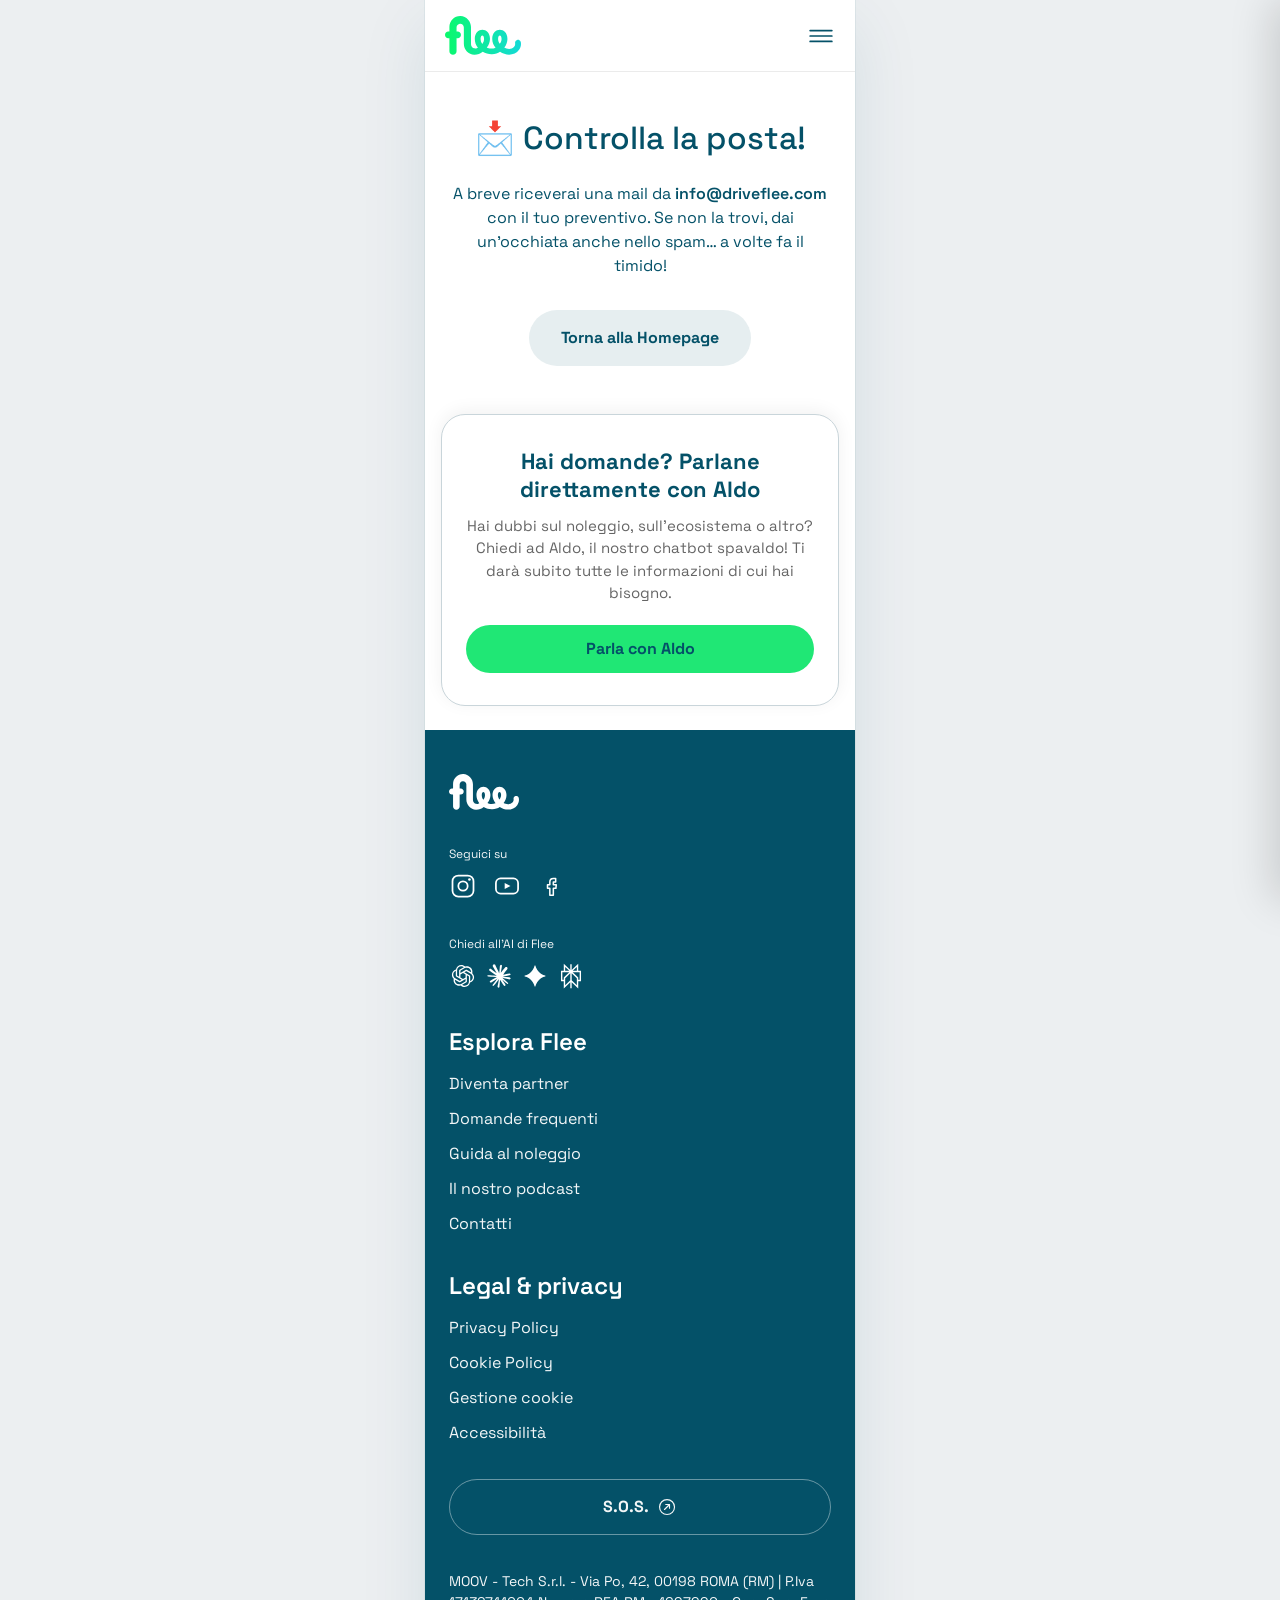
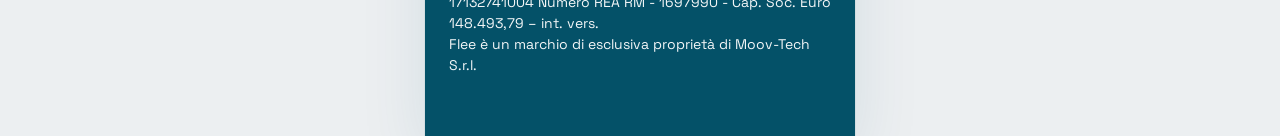
<file: m-grazie.html>
<!DOCTYPE html>
<html lang="it">
<head>
<script>
(function (m, a, z, e) {
  var s, t, u, v;
  try {
    t = m.sessionStorage.getItem('maze-us');
  } catch (err) {}

  if (!t) {
    t = new Date().getTime();
    try {
      m.sessionStorage.setItem('maze-us', t);
    } catch (err) {}
  }

  u = document.currentScript || (function () {
    var w = document.getElementsByTagName('script');
    return w[w.length - 1];
  })();
  v = u && u.nonce;

  s = a.createElement('script');
  s.src = z + '?apiKey=' + e;
  s.async = true;
  if (v) s.setAttribute('nonce', v);
  a.getElementsByTagName('head')[0].appendChild(s);
  m.mazeUniversalSnippetApiKey = e;
})(window, document, 'https://snippet.maze.co/maze-universal-loader.js', '517febf3-331d-4fb5-88a1-cc1fe9c9c2b4');
</script>
<meta charset="UTF-8">
<meta name="viewport" content="width=device-width, initial-scale=1.0, viewport-fit=cover">
<title>Grazie! Richiesta inviata · Flee mobile</title>
<link rel="preconnect" href="https://fonts.googleapis.com">
<link rel="preconnect" href="https://fonts.gstatic.com" crossorigin>
<link href="https://fonts.googleapis.com/css2?family=Space+Grotesk:wght@400;500;600;700&display=swap" rel="stylesheet">
<link rel="stylesheet" href="flee-library/site.css">
<link rel="stylesheet" href="m-app.css">
<style>
  .ty-main { padding: 48px 24px 8px; text-align: center; display: flex; flex-direction: column; align-items: center; }
  .ty-main h1 { font-size: 32px; font-weight: 500; color: var(--ottanio-flee); line-height: 1.2; }
  .ty-main p { font-size: 16px; line-height: 1.5; color: var(--ottanio-flee); margin-top: 24px; }
  .ty-main p b { font-weight: 600; }
  .ty-home { margin-top: 32px; height: 56px; padding: 0 32px; border-radius: 48px; background: var(--secondary-200);
    display: inline-flex; align-items: center; justify-content: center; font-size: 16px; font-weight: 700; color: var(--ottanio-flee); }

  .ty-aldo { margin: 40px 16px 0; background: #fff; border: 1px solid var(--card-border); border-radius: 24px;
    padding: 32px 24px; text-align: center; box-shadow: 0 -3px 18px rgba(0,0,0,.06); }
  .ty-aldo h2 { font-size: 22px; font-weight: 700; color: var(--ottanio-flee); }
  .ty-aldo p { font-size: 15px; line-height: 1.5; color: rgba(35,35,35,.7); margin-top: 12px; }
  .ty-aldo .btn { margin-top: 20px; width: 100%; }
</style>
</head>
<body>
  <div class="app">
    <div id="flee-header"></div>
    <main>
      <section class="ty-main">
        <h1>📩 Controlla la posta!</h1>
        <p>A breve riceverai una mail da <b>info@driveflee.com</b> con il tuo preventivo. Se non la trovi, dai un'occhiata anche nello spam… a volte fa il timido!</p>
        <a class="ty-home" href="m-catalogo.html">Torna alla Homepage</a>
      </section>

      <section class="ty-aldo">
        <h2>Hai domande? Parlane direttamente con Aldo</h2>
        <p>Hai dubbi sul noleggio, sull'ecosistema o altro? Chiedi ad Aldo, il nostro chatbot spavaldo! Ti darà subito tutte le informazioni di cui hai bisogno.</p>
        <button class="btn btn-primary">Parla con Aldo</button>
      </section>
    </main>
    <div id="flee-footer"></div>
  </div>

  <script src="flee-library/data/cars.js"></script>
  <script src="m-app.js"></script>
</body>
</html>
</file>
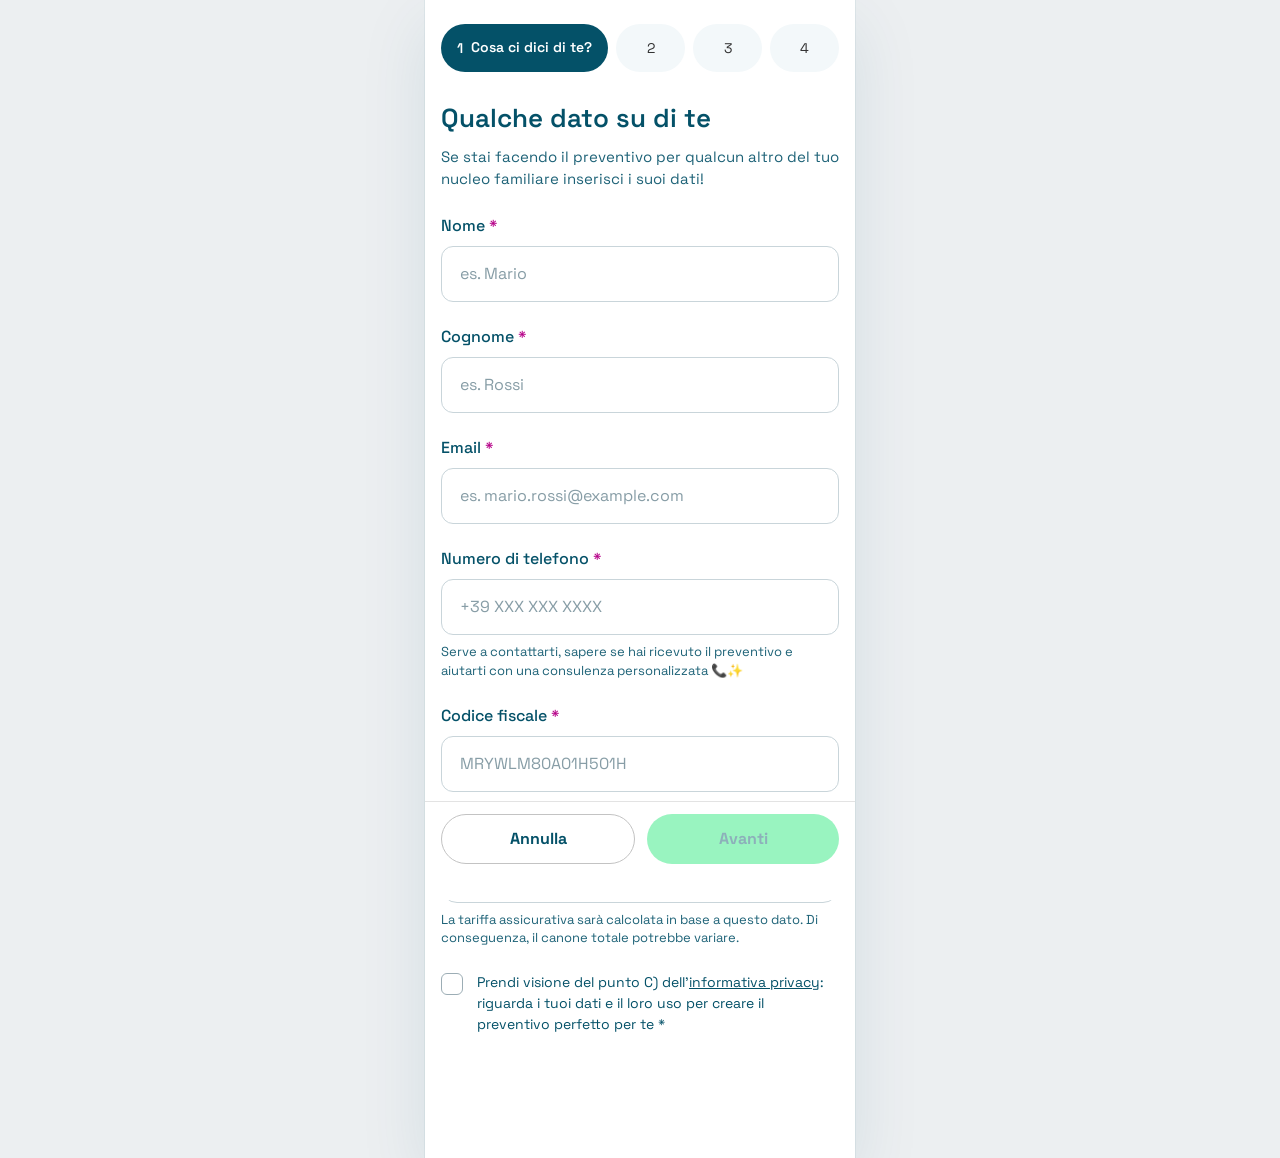
<file: m-preventivo.html>
<!DOCTYPE html>
<html lang="it">
<head>
<script>
(function (m, a, z, e) {
  var s, t, u, v;
  try {
    t = m.sessionStorage.getItem('maze-us');
  } catch (err) {}

  if (!t) {
    t = new Date().getTime();
    try {
      m.sessionStorage.setItem('maze-us', t);
    } catch (err) {}
  }

  u = document.currentScript || (function () {
    var w = document.getElementsByTagName('script');
    return w[w.length - 1];
  })();
  v = u && u.nonce;

  s = a.createElement('script');
  s.src = z + '?apiKey=' + e;
  s.async = true;
  if (v) s.setAttribute('nonce', v);
  a.getElementsByTagName('head')[0].appendChild(s);
  m.mazeUniversalSnippetApiKey = e;
})(window, document, 'https://snippet.maze.co/maze-universal-loader.js', '517febf3-331d-4fb5-88a1-cc1fe9c9c2b4');
</script>
<meta charset="UTF-8">
<meta name="viewport" content="width=device-width, initial-scale=1.0, viewport-fit=cover">
<title>Richiedi preventivo · Flee mobile</title>
<link rel="preconnect" href="https://fonts.googleapis.com">
<link rel="preconnect" href="https://fonts.gstatic.com" crossorigin>
<link href="https://fonts.googleapis.com/css2?family=Space+Grotesk:wght@400;500;600;700&display=swap" rel="stylesheet">
<link rel="stylesheet" href="flee-library/site.css">
<link rel="stylesheet" href="m-app.css">
<style>
  .app { display: flex; flex-direction: column; min-height: 100vh; }

  /* Stepper (pills) */
  .p-stepper { flex-shrink: 0; display: flex; align-items: center; gap: 8px; padding: calc(16px + var(--safe-top)) 16px 16px; }
  .p-pill { display: flex; align-items: center; justify-content: center; gap: 8px; height: 48px; border-radius: 9999px;
    background: var(--secondary-100); flex: 1; min-width: 48px; transition: all .2s ease; }
  .p-pill .n { font-size: 14px; font-weight: 400; color: #333; }
  .p-pill.active { background: var(--ottanio-flee); flex: 0 0 auto; width: auto; padding: 0 16px; }
  .p-pill.active .n { color: #fff; font-weight: 600; }
  .p-pill.active .lbl { color: #fff; font-weight: 600; font-size: 14px; line-height: 1.1; }

  /* Panel */
  .p-panel { flex: 1; padding: 16px 16px 140px; }
  .p-panel h1 { font-size: 26px; font-weight: 600; line-height: 1.15; color: var(--ottanio-flee); }
  .p-panel .intro { font-size: 15px; line-height: 1.5; color: var(--ottanio-700); margin-top: 12px; }

  .field { margin-top: 24px; }
  .field > label { display: block; font-size: 16px; font-weight: 500; color: var(--ottanio-flee); margin-bottom: 10px; }
  .field .req { color: var(--promo); }
  .field input, .field select, .field textarea {
    width: 100%; height: 56px; border: 1px solid var(--card-border); border-radius: 12px; padding: 0 18px;
    font-family: inherit; font-size: 16px; color: var(--ottanio-flee); background: #fff; transition: border-color .15s ease, box-shadow .15s ease; }
  .field textarea { height: auto; min-height: 100px; padding: 14px 18px; resize: vertical; }
  .field input::placeholder, .field textarea::placeholder { color: #879DA6; }
  .field input:focus, .field select:focus, .field textarea:focus { outline: none; border-color: var(--ottanio-flee); box-shadow: 0 0 0 3px rgba(4,81,104,.12); }
  .field select { appearance: none; -webkit-appearance: none; cursor: pointer;
    background-image: url("data:image/svg+xml,%3Csvg xmlns='http://www.w3.org/2000/svg' viewBox='0 0 24 24' fill='none'%3E%3Cpath d='M16 10l-4 4-4-4' stroke='%23045168' stroke-width='1.3' stroke-linecap='round' stroke-linejoin='round'/%3E%3C/svg%3E");
    background-repeat: no-repeat; background-position: right 16px center; background-size: 22px; }
  .field .help { font-size: 13px; line-height: 1.45; color: var(--ottanio-700); margin-top: 8px; }

  /* Dropdown custom (componente DropdownInput) */
  .dd { position: relative; }
  .dd-field { width: 100%; height: 56px; display: flex; align-items: center; justify-content: space-between; gap: 12px;
    padding: 0 24px; border: 1px solid var(--card-border); border-radius: 16px; background: #fff; cursor: pointer;
    font-size: 16px; color: var(--ottanio-flee); text-align: left; transition: border-color .2s ease; }
  .dd[data-open="true"] .dd-field, .dd-field:focus-visible { border-color: var(--ottanio-flee); outline: none; }
  .dd-val { flex: 1; min-width: 0; overflow: hidden; text-overflow: ellipsis; white-space: nowrap; }
  .dd-val.is-ph { color: #879da6; }
  .dd-icon { position: relative; width: 24px; height: 24px; flex-shrink: 0; color: #879da6; transition: transform .2s ease, color .2s ease; }
  .dd-icon::before { content: ''; position: absolute; top: 46%; left: 50%; width: 7px; height: 7px;
    border-right: 1.5px solid currentColor; border-bottom: 1.5px solid currentColor; transform: translate(-50%, -50%) rotate(45deg); }
  .dd[data-open="true"] .dd-icon { transform: rotate(180deg); color: var(--ottanio-flee); }
  .dd[data-filled="true"] .dd-icon { color: var(--ottanio-flee); }
  .dd-panel { position: absolute; top: calc(100% + 8px); left: 0; right: 0; z-index: 45;
    max-height: 240px; overflow-y: auto; -webkit-overflow-scrolling: touch;
    border: 1px solid var(--ottanio-flee); border-radius: 16px; background: #fff; box-shadow: 0 12px 32px rgba(4,81,104,.18); }
  .dd-opt { display: flex; align-items: center; width: 100%; min-height: 48px; padding: 0 24px; border: 0;
    background: var(--secondary-100); color: var(--ottanio-flee); font-size: 16px; text-align: left; cursor: pointer; transition: background-color .2s ease; }
  .dd-opt:hover, .dd-opt:active { background: var(--card-alt); }
  .dd-opt.sel { font-weight: 500; }

  .check-row { display: flex; align-items: flex-start; gap: 14px; margin-top: 24px; cursor: pointer; font-size: 14px; line-height: 1.5; color: var(--ottanio-flee); }
  .check-row input { display: none; }
  .check-row .box { width: 22px; height: 22px; border: 1.5px solid #9CADB5; border-radius: 6px; flex-shrink: 0; margin-top: 1px;
    display: flex; align-items: center; justify-content: center; color: #fff; transition: all .15s ease; }
  .check-row input:checked + .box { background: var(--green-flee); border-color: var(--green-flee); }
  .check-row .box svg { width: 13px; height: 13px; opacity: 0; }
  .check-row input:checked + .box svg { opacity: 1; }
  .check-row a { text-decoration: underline; }

  .radio-group { display: flex; flex-direction: column; gap: 12px; }
  .radio-opt { display: flex; align-items: center; gap: 12px; border: 1px solid var(--card-border); border-radius: 12px; padding: 16px 18px; cursor: pointer; font-size: 15px; line-height: 1.4; }
  .radio-opt input { display: none; }
  .radio-opt .dot2 { width: 20px; height: 20px; border: 2px solid #9CADB5; border-radius: 50%; position: relative; flex-shrink: 0; }
  .radio-opt input:checked ~ .dot2 { border-color: var(--ottanio-flee); }
  .radio-opt input:checked ~ .dot2::after { content: ''; position: absolute; inset: 3px; border-radius: 50%; background: var(--ottanio-flee); }
  .radio-opt:has(input:checked) { border-color: var(--ottanio-flee); background: var(--secondary-100); }
  .radio-opt > span:last-child { flex: 1; }

  /* Barra de acciones sticky */
  .p-actions { position: fixed; bottom: 0; left: 50%; transform: translateX(-50%); width: 100%; max-width: 430px; z-index: 40;
    display: flex; gap: 12px; padding: 12px 16px calc(12px + var(--safe-bottom)); background: #fff; border-top: 1px solid var(--neutral-280); }
  .p-actions .btn { flex: 1; }
  .p-actions .btn.is-disabled { opacity: .45; pointer-events: none; }

  /* Chip del coche */
  .p-carchip { display: flex; align-items: center; gap: 12px; margin-top: 16px; border: 1px solid var(--card-border); border-radius: 16px; padding: 12px 14px; }
  .p-carchip img { width: 84px; height: 52px; object-fit: contain; flex-shrink: 0; }
  .p-carchip .t { font-size: 15px; font-weight: 600; color: var(--ottanio-flee); line-height: 1.15; }
  .p-carchip .s { font-size: 12px; color: var(--ottanio-700); margin-top: 2px; }
  .p-carchip .pr { margin-left: auto; text-align: right; font-size: 12px; color: var(--ottanio-700); flex-shrink: 0; }
  .p-carchip .pr b { display: block; font-size: 16px; color: var(--ottanio-flee); }
</style>
</head>
<body>
  <div class="app">
    <nav class="p-stepper" id="stepper"></nav>
    <main class="p-panel" id="panel"></main>
    <div class="p-actions" id="actions"></div>
  </div>

  <script src="flee-library/data/cars.js"></script>
  <script src="m-app.js"></script>
  <script>
  (function () {
    const { carById, kindOf, eur0, monthly, money } = MF;
    const CHECK = '<svg viewBox="0 0 14 14" fill="none" xmlns="http://www.w3.org/2000/svg"><path d="M2 7.5L5.5 11L12 3.5" stroke="currentColor" stroke-width="2.2" stroke-linecap="round" stroke-linejoin="round"/></svg>';

    const params = new URLSearchParams(location.search);
    const car = carById(params.get('id')) || MF.cars[0];
    const cfg = {
      formula: params.get('formula') || kindOf(car),
      durata: params.get('durata') || car.duration,
      anticipo: params.get('anticipo') || car.advance,
      km: params.get('km') || 10000,
      canone: params.get('canone'),
      perkm: params.get('perkm'),
    };
    const backHref = `m-scheda.html?id=${encodeURIComponent(car.slug)}`;

    const PROVINCE = ['Agrigento','Alessandria','Ancona','Aosta','Arezzo','Ascoli Piceno','Asti','Avellino','Bari','Bergamo','Bologna','Bolzano','Brescia','Cagliari','Caserta','Catania','Como','Cosenza','Cremona','Cuneo','Ferrara','Firenze','Foggia','Genova','La Spezia','Latina','Lecce','Livorno','Lucca','Mantova','Messina','Milano','Modena','Monza e Brianza','Napoli','Novara','Padova','Palermo','Parma','Pavia','Perugia','Pescara','Piacenza','Pisa','Prato','Ravenna','Reggio Calabria','Reggio Emilia','Rimini','Roma','Salerno','Sassari','Siena','Siracusa','Taranto','Torino','Trento','Treviso','Trieste','Udine','Varese','Venezia','Verona','Vicenza','Viterbo'];

    const STEPS = [
      { title: 'Cosa ci dici di te?', heading: 'Qualche dato su di te' },
      { title: 'Del tuo lavoro?', heading: 'Qualche dato sul tuo lavoro' },
      { title: 'E sul noleggio?', heading: 'Qualcosa sul tuo noleggio' },
      { title: 'Invia la richiesta', heading: 'Invia la richiesta' },
    ];

    const data = {};
    let step = 0;

    function renderStepper() {
      document.getElementById('stepper').innerHTML = STEPS.map((s, i) => {
        const active = i === step;
        return `<div class="p-pill${active ? ' active' : ''}"><span class="n">${i + 1}</span>${active ? `<span class="lbl">${s.title}</span>` : ''}</div>`;
      }).join('');
    }

    function field(name, label, opts = {}) {
      const req = opts.required ? ' <span class="req">*</span>' : '';
      let control;
      if (opts.type === 'select') {
        const sel = data[name];
        const esc = s => String(s).replace(/"/g, '&quot;');
        control = `<div class="dd" data-dd="${name}" data-open="false" data-filled="${sel ? 'true' : 'false'}"${opts.rerender ? ' data-rerender="1"' : ''}>
          <input type="hidden" name="${name}" data-req="${!!opts.required}" value="${sel ? esc(sel) : ''}">
          <button type="button" class="dd-field">
            <span class="dd-val${sel ? '' : ' is-ph'}">${sel || "Scegli un'opzione"}</span>
            <span class="dd-icon" aria-hidden="true"></span>
          </button>
          <div class="dd-panel" hidden>
            ${opts.options.map(o => `<button type="button" class="dd-opt${sel === o ? ' sel' : ''}" data-val="${esc(o)}">${o}</button>`).join('')}
          </div>
        </div>`;
      } else if (opts.type === 'textarea') {
        control = `<textarea name="${name}" placeholder="${opts.ph || ''}" data-req="${!!opts.required}">${data[name] || ''}</textarea>`;
      } else {
        control = `<input type="${opts.type || 'text'}" name="${name}" placeholder="${opts.ph || ''}" value="${data[name] || ''}" data-req="${!!opts.required}">`;
      }
      return `<div class="field" data-field="${name}"><label>${label}${req}</label>${control}` +
        (opts.help ? `<p class="help">${opts.help}</p>` : '') + `</div>`;
    }

    function radioGroup(name, label, options, required) {
      const req = required ? ' <span class="req">*</span>' : '';
      const esc = s => s.replace(/"/g, '&quot;');
      return `<div class="field" data-req-radio="${!!required}"><label>${label}${req}</label><div class="radio-group">` +
        options.map(o => `<label class="radio-opt"><input type="radio" name="${name}" value="${esc(o)}" ${data[name] === o ? 'checked' : ''}><span class="dot2"></span><span>${o}</span></label>`).join('') +
        `</div></div>`;
    }

    function carChip() {
      const km = cfg.perkm != null && cfg.perkm !== '' ;
      const price = cfg.canone
        ? `<div class="pr"><b>${monthly(cfg.canone)} €</b>/mese${km ? ` + ${money(cfg.perkm)} €/km` : ''}</div>` : '';
      return `<div class="p-carchip">
        <img src="${car.image}" alt="${car.brand} ${car.name}">
        <div><div class="t">${car.brand} ${car.name}</div><div class="s">${cfg.durata} mesi · Anticipo ${eur0(cfg.anticipo)} €</div></div>
        ${price}
      </div>`;
    }

    function renderStep() {
      const p = document.getElementById('panel');
      let html = `<h1>${STEPS[step].heading}</h1>`;
      if (step === 0) {
        html += `<p class="intro">Se stai facendo il preventivo per qualcun altro del tuo nucleo familiare inserisci i suoi dati!</p>`;
        html += field('nome', 'Nome', { required: true, ph: 'es. Mario' });
        html += field('cognome', 'Cognome', { required: true, ph: 'es. Rossi' });
        html += field('email', 'Email', { required: true, type: 'email', ph: 'es. mario.rossi@example.com' });
        html += field('telefono', 'Numero di telefono', { required: true, type: 'tel', ph: '+39 XXX XXX XXXX', help: 'Serve a contattarti, sapere se hai ricevuto il preventivo e aiutarti con una consulenza personalizzata 📞✨' });
        html += field('cf', 'Codice fiscale', { required: true, ph: 'MRYWLM80A01H501H' });
        html += field('provincia', 'Provincia di residenza', { required: true, type: 'select', options: PROVINCE, help: 'La tariffa assicurativa sarà calcolata in base a questo dato. Di conseguenza, il canone totale potrebbe variare.' });
        html += `<label class="check-row" data-check="privacy"><input type="checkbox" ${data.privacy ? 'checked' : ''}><span class="box">${CHECK}</span><span>Prendi visione del punto C) dell'<a href="#">informativa privacy</a>: riguarda i tuoi dati e il loro uso per creare il preventivo perfetto per te <span class="req">*</span></span></label>`;
      } else if (step === 1) {
        const TIPI = ['Privato', 'Libero professionista (iscritto all’albo)', 'Società', 'Ditta individuale', 'Associazione/Ente/Fondazione'];
        const FATT = ['Fino a 50.000 €', '50.000 - 150.000 €', '150.000 - 500.000 €', 'Oltre 500.000 €'];
        const ANNI = ['Meno di 1 anno', '1 - 3 anni', '3 - 5 anni', 'Oltre 5 anni'];
        const HELP_FATT = 'Ci serve per calcolare la giusta rata di noleggio e valutare il tuo credito come si deve.';
        const HELP_ANNI = 'Serve a darci un’idea della stabilità della tua azienda e offrirti il preventivo giusto.';
        const HELP_PIVA = 'Se non esiste inserisci il codice fiscale della Società.';
        html += field('tipo', 'Privato, Partita IVA o Azienda?', { required: true, type: 'select', options: TIPI, rerender: true });
        const t = data.tipo;
        if (t === 'Privato') {
          html += field('contratto', 'E sul lavoro come gira?', { required: true, type: 'select', options: ['Contratto a tempo indeterminato', 'Contratto a tempo determinato', 'Contratto di apprendistato', 'Pensionato', 'Disoccupato', 'Altro'], help: 'È utile per capire se si può procedere con il noleggio. In assenza di un contratto stabile, serve un garante valido.' });
          html += field('guadagno', 'Qual è in media il tuo guadagno netto mensile?', { required: true, type: 'select', options: ['Meno di 1200 €/mese', 'Tra 1200 e 1500 €/mese', 'Tra 1500 e 2000 €/mese', 'Tra 2000 e 2500 €/mese', 'Tra 2500 e 3500 €/mese', 'Più di 3500 €/mese'], help: HELP_FATT });
        } else if (t === 'Società') {
          html += field('tipoSocieta', 'Perfetto, che tipo di società?', { required: true, type: 'select', options: ['S.r.l.', 'S.r.l.s.', 'S.p.A.', 'S.n.c.', 'S.a.s.', 'Società cooperativa', 'Altro'] });
          html += field('piva', 'Inserisci la Partita IVA', { required: true, ph: 'Inserisci la Partita IVA', help: HELP_PIVA });
          html += field('fatturato', 'Qual è il tuo fatturato dell’ultimo anno?', { required: true, type: 'select', options: FATT, help: HELP_FATT });
          html += field('anniSocieta', 'Quanti anni ha la tua società?', { required: true, type: 'select', options: ANNI, help: HELP_ANNI });
        } else if (t) {
          html += field('piva', 'Inserisci la Partita IVA', { required: true, ph: 'Inserisci la Partita IVA', help: HELP_PIVA });
          html += field('fatturato', 'Qual è il tuo fatturato dell’ultimo anno?', { required: true, type: 'select', options: FATT, help: HELP_FATT });
          html += field('anniSocieta', 'Quanti anni ha la tua società?', { required: true, type: 'select', options: ANNI, help: HELP_ANNI });
        }
      } else if (step === 2) {
        html += radioGroup('prima', 'È la tua prima esperienza con il Noleggio a Lungo Termine?', ['Sì', 'No'], true);
        html += radioGroup('urgenza', 'Preferisci pianificare o improvvisare? Raccontaci quando ti serve l’auto.', [
          'Ho bisogno subito dell’auto, valuto anche altre soluzioni purché arrivi presto',
          'Ho bisogno presto dell’auto, ma posso aspettare per avere quella dei miei sogni',
          'Intanto mi sto facendo un’idea, non ho fretta'
        ], true);
        html += field('codiceAmico', '🎁 Hai un codice amico? Inseriscilo qui:', { ph: 'Inserisci qui il codice' });
      } else {
        html += field('consensoE', 'Vuoi rimanere aggiornato sui nostri prodotti e servizi, come da punto E) della nostra <a href="#">informativa privacy</a>?', { required: true, type: 'select', options: ['Sì', 'No'], help: 'Basta darci il tuo consenso per ricevere aggiornamenti via mail o WhatsApp. 🚗✨' });
        html += field('consensoF', 'Vuoi ricevere offerte personalizzate, come da punto F) della nostra <a href="#">informativa privacy</a>?', { required: true, type: 'select', options: ['Sì', 'No'], help: 'Con il tuo consenso ti invieremo proposte su misura via mail o WhatsApp.' });
      }
      p.innerHTML = html;
      renderActions();
      wire();
      window.scrollTo(0, 0);
    }

    function renderActions() {
      const isLast = step === STEPS.length - 1;
      document.getElementById('actions').innerHTML =
        `<button class="btn btn-ghost" id="back-btn">${step === 0 ? 'Annulla' : 'Indietro'}</button>
         <button class="btn btn-primary" id="next-btn">${isLast ? 'Invia richiesta' : 'Avanti'}</button>`;
      document.getElementById('back-btn').addEventListener('click', () => {
        if (step === 0) { location.href = backHref; return; }
        step--; renderStepper(); renderStep();
      });
      document.getElementById('next-btn').addEventListener('click', () => {
        if (!stepValid()) return;
        if (step === STEPS.length - 1) { submit(); return; }
        step++; renderStepper(); renderStep();
      });
      refreshNext();
      // reserva el espacio exacto de la barra sticky (inline gana sobre .app main)
      const act = document.getElementById('actions'), panel = document.getElementById('panel');
      panel.style.paddingBottom = (act.offsetHeight + 24) + 'px';
    }
    window.addEventListener('resize', () => {
      const act = document.getElementById('actions'), panel = document.getElementById('panel');
      if (act && panel) panel.style.paddingBottom = (act.offsetHeight + 24) + 'px';
    });

    function wire() {
      document.querySelectorAll('#panel input, #panel select, #panel textarea').forEach(el => {
        const handler = () => {
          if (el.type === 'checkbox') data[el.closest('[data-check]').dataset.check] = el.checked;
          else data[el.name] = el.value;
          if (el.dataset.rerender) { renderStep(); return; }
          refreshNext();
        };
        el.addEventListener('input', handler); el.addEventListener('change', handler);
      });
      refreshNext();
    }

    function stepValid() {
      for (const el of document.querySelectorAll('#panel [data-req="true"]')) {
        if (!el.value) return false;
        if (el.type === 'email' && !/^[^@]+@[^@]+\.[^@]+$/.test(el.value)) return false;
      }
      for (const g of document.querySelectorAll('#panel [data-req-radio="true"]'))
        if (!g.querySelector('input:checked')) return false;
      for (const row of document.querySelectorAll('#panel .check-row'))
        if (row.querySelector('.req') && !row.querySelector('input').checked) return false;
      return true;
    }

    function refreshNext() {
      const btn = document.getElementById('next-btn');
      if (btn) btn.classList.toggle('is-disabled', !stepValid());
    }

    function submit() {
      location.href = 'm-grazie.html';
    }

    /* ---- Dropdown custom: abrir/seleccionar/cerrar (delegado) ---- */
    function closeAllDD() {
      document.querySelectorAll('.dd[data-open="true"]').forEach(dd => {
        dd.dataset.open = 'false'; dd.querySelector('.dd-panel').hidden = true;
      });
    }
    document.addEventListener('click', e => {
      const trigger = e.target.closest('.dd-field');
      const opt = e.target.closest('.dd-opt');
      if (trigger) {
        const dd = trigger.closest('.dd');
        const willOpen = dd.dataset.open !== 'true';
        closeAllDD();
        if (willOpen) { dd.dataset.open = 'true'; dd.querySelector('.dd-panel').hidden = false; }
        return;
      }
      if (opt) {
        const dd = opt.closest('.dd');
        const val = opt.dataset.val;
        data[dd.dataset.dd] = val;
        dd.querySelector('input[type=hidden]').value = val;
        dd.dataset.filled = 'true';
        const disp = dd.querySelector('.dd-val'); disp.textContent = val; disp.classList.remove('is-ph');
        dd.querySelectorAll('.dd-opt').forEach(o => o.classList.toggle('sel', o === opt));
        closeAllDD();
        if (dd.dataset.rerender) { renderStep(); return; }
        refreshNext();
        return;
      }
      if (!e.target.closest('.dd')) closeAllDD();
    });
    document.addEventListener('keydown', e => { if (e.key === 'Escape') closeAllDD(); });

    renderStepper();
    renderStep();
  })();
  </script>
</body>
</html>
</file>
<file: flee-library/site.css>
/* ===================================================================
   Flee — estilos compartidos (header, footer, tokens, componenti base)
   Usato da: index.html, catalogo.html, flee-scheda-veicolo.html
   =================================================================== */
:root {
  --green-flee: #20E775;
  --green-flee-hover: #4FEA95;
  --green-050: #EFFEF5;
  --ottanio-flee: #045168;
  --ottanio-700: #1D6277;
  --secondary-900: #033342;
  --secondary-100: #F3F8FA;
  --secondary-200: #E6EEF0;
  --neutral-280: #E3E3E3;
  --neutral-text: #045168;
  --promo-pink: #B60088;
  --accent-bg: #EDD6E4;
  --toggle-off: #CCDCE0;
  --white: #ffffff;
  --maxw: 1200px;
}
* { margin: 0; padding: 0; box-sizing: border-box; }
body {
  font-family: 'Space Grotesk', sans-serif;
  color: var(--ottanio-flee);
  background: var(--white);
  -webkit-font-smoothing: antialiased;
}
a { color: inherit; text-decoration: none; }
button { font-family: inherit; color: inherit; background: none; border: none; cursor: pointer; }
img { display: block; max-width: 100%; }
.icon { display: inline-block; flex-shrink: 0; color: currentColor; line-height: 0; }
.icon svg { display: block; width: 100%; height: 100%; }
.container { max-width: var(--maxw); margin: 0 auto; padding: 0 clamp(16px, 4vw, 40px); }

/* ---------------- Buttons ---------------- */
.btn { display: inline-flex; align-items: center; justify-content: center; gap: 8px;
  border-radius: 9999px; font-weight: 700; font-size: 16px; line-height: 1;
  padding: 16px 32px; transition: background .2s ease, color .2s ease, border-color .2s ease; cursor: pointer; }
.btn-primary { background: var(--green-flee); color: var(--ottanio-flee); }
.btn-primary:hover { background: var(--green-flee-hover); }
.btn-ghost { border: 1px solid #c3c3c3; color: var(--neutral-text); background: var(--white); }
.btn-ghost:hover { border-color: var(--ottanio-flee); }

/* ---------------- Header ---------------- */
.site-header {
  display: flex; align-items: center; justify-content: space-between; gap: 24px;
  max-width: var(--maxw); margin: 0 auto; padding: 20px clamp(16px, 4vw, 40px);
}
.site-header .logo { width: 72px; height: 37px; color: var(--green-flee); }
.site-header nav { display: flex; gap: clamp(16px, 2.5vw, 40px); font-size: 16px; font-weight: 500; }
.site-header nav a { color: var(--neutral-text); white-space: nowrap; }
.site-header nav a:hover { color: var(--ottanio-flee); }
.area-riservata { display: flex; align-items: center; gap: 10px; border: 1px solid #c3c3c3;
  border-radius: 9999px; padding: 13px 26px; font-size: 16px; font-weight: 600; color: var(--neutral-text); white-space: nowrap; }
.area-riservata:hover { border-color: var(--ottanio-flee); }
.area-riservata .icon { width: 20px; height: 21px; }
.burger { display: none; width: 44px; height: 44px; align-items: center; justify-content: center; color: var(--ottanio-flee); }
.burger svg { width: 28px; height: 28px; }
@media (max-width: 920px) {
  .site-header nav, .area-riservata { display: none; }
  .burger { display: inline-flex; }
}

/* ---------------- Mobile nav drawer ---------------- */
.mnav-overlay { position: fixed; inset: 0; background: rgba(3,51,66,.5); z-index: 80; opacity: 0; visibility: hidden; transition: opacity .25s ease; }
.mnav-overlay.open { opacity: 1; visibility: visible; }
.mnav { position: fixed; top: 0; right: 0; bottom: 0; width: min(320px, 88%); background: #fff; z-index: 81;
  transform: translateX(100%); transition: transform .28s ease; display: flex; flex-direction: column; gap: 4px;
  padding: 72px 24px 24px; box-shadow: -8px 0 40px rgba(0,0,0,.15); }
.mnav.open { transform: none; }
.mnav a { font-size: 18px; font-weight: 500; color: var(--neutral-text); padding: 14px 8px; min-height: 44px; display: flex; align-items: center; border-bottom: 1px solid var(--neutral-280); }
.mnav a:hover { color: var(--ottanio-flee); }
.mnav .mnav-area { margin-top: 16px; border: 1px solid #c3c3c3; border-radius: 9999px; justify-content: center; font-weight: 600; border-bottom: 1px solid #c3c3c3; }
.mnav-close { position: absolute; top: 18px; right: 18px; width: 44px; height: 44px; border-radius: 50%;
  background: var(--secondary-100); display: flex; align-items: center; justify-content: center; color: var(--ottanio-flee); }
.mnav-close svg { width: 14px; height: 14px; }

/* ---------------- Footer ---------------- */
.site-footer { background: var(--ottanio-flee); color: var(--white); margin-top: 80px; padding: 56px 0 32px; }
.footer-grid { display: grid; grid-template-columns: 1.4fr 1fr 1fr 1fr; gap: 40px; }
.footer-brand .logo { width: 80px; color: var(--green-flee); margin-bottom: 20px; }
.footer-brand .label { font-size: 14px; opacity: .85; margin-bottom: 10px; }
.footer-social { display: flex; gap: 12px; margin-bottom: 24px; }
.footer-social a { width: 44px; height: 44px; border: 1px solid rgba(255,255,255,.3); border-radius: 50%;
  display: flex; align-items: center; justify-content: center; }
.footer-social a:hover { background: rgba(255,255,255,.12); }
.footer-social .icon { width: 18px; height: 18px; }
.footer-ai { display: flex; gap: 12px; }
.footer-ai .icon { width: 24px; height: 24px; opacity: .85; }
.footer-col h4 { font-size: 16px; font-weight: 600; margin-bottom: 16px; }
.footer-col ul { list-style: none; display: flex; flex-direction: column; gap: 12px; }
.footer-col a { font-size: 15px; opacity: .85; }
.footer-col a:hover { opacity: 1; }
.footer-sos { display: inline-flex; align-items: center; gap: 8px; border: 1px solid rgba(255,255,255,.4);
  border-radius: 9999px; padding: 10px 22px; font-weight: 600; margin-top: 4px; }
.footer-legal { border-top: 1px solid rgba(255,255,255,.18); margin-top: 40px; padding-top: 24px;
  font-size: 13px; opacity: .7; line-height: 1.6; }
@media (max-width: 920px) {
  .footer-grid { grid-template-columns: 1fr 1fr; gap: 32px; }
  .footer-brand { grid-column: 1 / -1; }
}
@media (max-width: 560px) { .footer-grid { grid-template-columns: 1fr; } }

/* ---------------- Badges ---------------- */
.badge { display: inline-flex; align-items: center; gap: 6px; background: var(--ottanio-flee); color: var(--white);
  font-size: 12px; font-weight: 700; border-radius: 8px; padding: 4px 8px; white-space: nowrap; line-height: 1.1; }
.badge .icon { width: 14px; height: 14px; }
.badge-promo { background: var(--promo-pink); }
</file>
<file: m-app.css>
/* ===================================================================
   Flee — prototipo mobile (iPhone 17, 402px). Estilos compartidos.
   Carga DESPUÉS de flee-library/site.css (usa sus tokens).
   =================================================================== */
:root {
  --card-border: #c9d5da;
  --card-alt: #e2eaed;
  --price-bg: #fafafa;
  --muted: #666;
  --promo: #b60088;
  --promo-fill: rgba(182,0,136,.12);
  --text-negative: #f3f6f7;
  --safe-top: 8px;
  --safe-bottom: 24px;
}

html { -webkit-text-size-adjust: 100%; }
body { background: #eceff1; }
/* garantiza Space Grotesk en todos los controles (no heredan por defecto) */
input, select, textarea, button, optgroup, option { font-family: inherit; }

/* Lienzo del dispositivo: ancho iPhone 17 (402px), centrado en pantallas grandes */
.app {
  width: 100%;
  max-width: 430px;
  margin: 0 auto;
  min-height: 100vh;
  background: #fff;
  position: relative;
  box-shadow: 0 0 0 1px rgba(4,81,104,.06), 0 24px 64px rgba(4,81,104,.10);
}
.app main { padding-bottom: 24px; }

/* ---------------- Header mobile (logo + burger) ---------------- */
.m-header { position: relative; z-index: 10; display: flex; align-items: center; justify-content: space-between;
  padding: 16px 20px; background: #fff; box-shadow: 0 1px 0 rgba(0,0,0,.08); }
.m-logo { display: block; width: 76px; }
.m-logo svg { display: block; width: 100%; }
.m-burger { display: flex; align-items: center; justify-content: center; width: 28px; height: 28px; color: var(--ottanio-flee); }
.m-burger .icon { width: 26px; height: 26px; }

/* ---------------- Footer mobile (columna apilada) ---------------- */
.m-footer { background: var(--ottanio-flee); color: #fff; display: flex; flex-direction: column; gap: 36px; padding: 44px 24px calc(36px + var(--safe-bottom)); }
.mf-logo { display: block; width: 70px; }
.mf-logo svg { display: block; width: 100%; filter: brightness(0) invert(1); }
.mf-group { display: flex; flex-direction: column; gap: 10px; }
.mf-label { font-size: 12px; color: var(--text-negative); }
.mf-icons { display: flex; gap: 16px; }
.mf-icons .icon { width: 28px; height: 28px; color: #fff; }
.mf-icons-ai { gap: 8px; }
.mf-menu { display: flex; flex-direction: column; gap: 14px; }
.mf-menu h4 { font-size: 24px; font-weight: 600; margin-bottom: 2px; }
.mf-menu a { font-size: 16px; font-weight: 400; color: #fff; opacity: .95; }
.mf-menu a:hover { opacity: 1; }
.mf-sos { display: flex; align-items: center; justify-content: center; gap: 8px; height: 56px;
  border: 1px solid rgba(255,255,255,.4); border-radius: 48px; font-size: 16px; font-weight: 700; color: var(--text-negative); }
.mf-sos .icon { width: 20px; height: 20px; }
.mf-legal { font-size: 14px; line-height: 21px; color: var(--text-negative); }

/* ---------------- Hero ---------------- */
.m-hero { padding: 20px 16px 8px; text-align: center; }
.m-hero h1 { font-size: 30px; line-height: 1.08; font-weight: 600; letter-spacing: -0.02em; }
.m-hero p { font-size: 15px; line-height: 1.4; margin-top: 12px; color: var(--ottanio-700); }

/* ---------------- Barra de filtros (sticky al hacer scroll) ---------------- */
.m-toolbar { position: sticky; top: 0; z-index: 40; padding: 16px; display: flex; justify-content: center;
  background: rgba(255,255,255,.92); backdrop-filter: blur(8px); -webkit-backdrop-filter: blur(8px); }
.m-filter-btn { display: inline-flex; align-items: center; justify-content: center; gap: 8px;
  border: 1px solid rgba(4,81,104,.4); border-radius: 48px; padding: 16px 32px; font-size: 16px; font-weight: 700;
  color: var(--ottanio-flee); background: #fff; box-shadow: 0 2px 10px rgba(4,81,104,.08); }
.m-filter-btn .icon { width: 20px; height: 20px; }
.m-filter-btn .count { font-weight: 700; color: var(--ottanio-flee); }

.m-count { padding: 16px 16px 0; font-size: 16px; font-weight: 500; }
.m-count b { font-weight: 700; }

/* ---------------- Lista de tarjetas ---------------- */
.m-cards { display: flex; flex-direction: column; gap: 20px; padding: 16px; }

.mcard { display: flex; flex-direction: column; border: 1px solid var(--card-border); border-radius: 24px;
  overflow: hidden; background: #fff; color: var(--ottanio-flee);
  transition: box-shadow .2s ease, transform .2s ease; }
.mcard:active { transform: scale(.992); }
.mcard.promo { border: 2px solid var(--promo); }

.mcard-top { position: relative; padding: 16px; display: flex; flex-direction: column; gap: 12px; }
.mcard-tags { display: flex; align-items: center; gap: 8px; min-height: 24px; }
.tag { display: inline-flex; align-items: center; gap: 6px; height: 24px; padding: 4px 8px; border-radius: 8px;
  font-size: 14px; font-weight: 700; white-space: nowrap; line-height: 1; }
.tag-deliver { background: var(--ottanio-flee); color: var(--text-negative); }
.tag-feat { background: var(--card-alt); color: var(--ottanio-flee); }

/* Tag de esquina (promoción): pegado arriba-derecha, esquinas bl + tr */
.mcard-promotag { position: absolute; top: 0; right: 0; z-index: 2; display: inline-flex; align-items: center;
  padding: 13px 20px; border: 1px solid var(--promo); background: var(--promo-fill); color: var(--promo);
  font-size: 14px; font-weight: 700; line-height: 1; white-space: nowrap;
  border-top-right-radius: 22px; border-bottom-left-radius: 22px; }

.mcard-img { height: 176px; display: flex; align-items: center; justify-content: center; overflow: hidden; }
.mcard-img img { width: 100%; height: 100%; object-fit: contain; }

.mcard-usato { display: inline-flex; align-items: center; gap: 8px; font-size: 14px; font-weight: 700; }
.mcard-usato .icon { width: 16px; height: 16px; }

.mcard-info h3 { font-size: 26px; font-weight: 600; line-height: 1.1; }
.mcard-info p { font-size: 14px; margin-top: 4px; color: var(--ottanio-700); }

.mcard-specs { display: flex; align-items: center; justify-content: space-between;
  border-top: 1px solid var(--card-border); border-bottom: 1px solid var(--card-border); padding: 10px 0; }
.spec { display: inline-flex; align-items: center; gap: 8px; font-size: 14px; }
.spec .icon { width: 16px; height: 16px; color: var(--ottanio-flee); }

.mcard-feats { display: flex; flex-wrap: wrap; gap: 8px; }

/* Panel de precio */
.mcard-price { background: var(--price-bg); padding: 20px 16px; display: flex; flex-direction: column;
  align-items: center; gap: 10px; }
.price-row { display: flex; align-items: center; justify-content: center; gap: 10px; flex-wrap: wrap; }
.amt { display: flex; align-items: flex-start; gap: 6px; }
.amt .big { font-size: 40px; font-weight: 700; line-height: 1; }
.amt .unit { display: flex; flex-direction: column; gap: 2px; line-height: 1; padding-top: 2px; }
.amt .unit .cur { font-size: 0; font-weight: 700; }
.amt .unit .cur b { font-size: 18px; font-weight: 400; }
.amt .unit .cur span { font-size: 12px; font-weight: 500; }
.amt .unit small { font-size: 12px; font-weight: 400; color: var(--muted); }
.price-plus { width: 24px; height: 24px; color: var(--ottanio-flee); align-self: center; }
.amt.km .big { font-size: 36px; }
.strike { color: var(--ottanio-700); text-decoration: line-through; font-size: 22px; font-weight: 700; align-self: center; }
.mcard-price.is-promo .amt.month .big { color: var(--promo); }
.mcard-terms { font-size: 12px; text-align: center; color: var(--ottanio-flee); }
.mcard-terms b { font-weight: 600; }
.promo-note { display: flex; align-items: center; gap: 6px; color: var(--promo); font-size: 12px; text-align: center; }
.promo-note .icon { width: 14px; height: 14px; flex-shrink: 0; }

/* ---------------- Botón cargar más / torna su ---------------- */
.m-more { padding: 8px 16px 24px; display: flex; justify-content: center; }
.m-more .btn { min-width: 180px; }

/* ---------------- Pre-footer: card CTA Aldo + texto SEO (como driveflee) ---------------- */
.m-precta { margin-top: 140px; padding: 0 16px 36px; background: #effef5; }
.m-ctacard { position: relative; overflow: hidden; margin-top: -110px; background: #fff; border-radius: 24px;
  padding: 44px 28px 72px; box-shadow: 0 12px 34px rgba(4,81,104,.10); }
.m-ctacard h2 { position: relative; z-index: 1; font-size: 29px; font-weight: 600; line-height: 1.15; color: var(--ottanio-flee); padding-right: 40px; }
.m-ctacard p { position: relative; z-index: 1; font-size: 17px; line-height: 1.5; margin-top: 20px; color: var(--text-subtle, #5b747f); }
.m-ctacard .btn { position: relative; z-index: 1; margin-top: 28px; min-width: 210px; }
.m-ctacard .doodle { position: absolute; pointer-events: none; z-index: 0; }
.m-ctacard .doodle svg { display: block; width: 100%; height: 100%; }
.m-ctacard .d-chevrons { top: 34px; right: 18px; width: 44px; height: 66px; transform: rotate(34deg); }
.m-ctacard .d-spark { top: 45%; right: 10px; width: 26px; height: 26px; }
.m-ctacard .d-burst { bottom: 110px; right: 22%; width: 44px; height: 48px; }
.m-ctacard .d-dots { bottom: -34px; left: -6px; width: 130px; height: 104px; }

.m-seotext { padding: 32px 4px 0; }
.m-seotext h3 { font-size: 20px; font-weight: 700; line-height: 1.35; color: var(--ottanio-flee); }
.m-seotext > p { font-size: 16px; line-height: 1.5; margin-top: 8px; color: var(--ottanio-flee); }
.m-seotext .block { margin-top: 20px; }
.m-seotext .block h4 { font-size: 16px; font-weight: 700; color: var(--ottanio-flee); }
.m-seotext .block p { font-size: 15px; line-height: 1.5; margin-top: 6px; color: var(--ottanio-700); }

/* ---------------- Bottom sheet de filtros ---------------- */
.sheet-overlay { position: fixed; inset: 0; background: rgba(3,51,66,.5); display: none; z-index: 90; }
.sheet-overlay.open { display: block; }
.sheet { position: fixed; left: 50%; transform: translateX(-50%) translateY(100%);
  top: 0; bottom: 0; width: 100%; max-width: 430px; background: #fff; z-index: 91;
  height: 100%; display: flex; flex-direction: column;
  transition: transform .3s cubic-bezier(.22,1,.36,1); }
.sheet.open { transform: translateX(-50%) translateY(0); }
.sheet-grip { display: none; }
.sheet-head { flex-shrink: 0; display: flex; align-items: center; justify-content: space-between;
  padding: calc(20px + var(--safe-top)) 16px 20px; border-bottom: 1px solid #e6e6e6; background: #fff; }
.sheet-head h3 { font-size: 26px; font-weight: 500; color: var(--ottanio-flee); line-height: 1.1; }
.sheet-close { width: 48px; height: 48px; border-radius: 50%; background: var(--ottanio-700, #1d6277);
  color: #fff; display: flex; align-items: center; justify-content: center; flex-shrink: 0; }
.sheet-close .icon { width: 16px; height: 16px; }
.sheet-body { flex: 1; overflow-y: auto; padding: 0 16px; -webkit-overflow-scrolling: touch; }
.sheet-foot { padding: 20px 16px calc(20px + var(--safe-bottom)); display: flex; gap: 8px; align-items: center;
  border-top: 1px solid #e6e6e6; }
.f-reset { flex: 1; display: inline-flex; gap: 8px; align-items: center; justify-content: center; background: none;
  border: 0; cursor: pointer; font-size: 16px; font-weight: 700; color: var(--ottanio-flee); }
.f-reset .icon { width: 16px; height: 16px; color: var(--ottanio-flee); }
.sheet-foot .btn { flex: 1; }

/* Accordions con botones multi-select */
.facc-group { display: flex; flex-direction: column; gap: 24px; padding-top: 24px; }
.facc { border-bottom: 1px solid var(--card-border); }
.facc-head { width: 100%; display: flex; align-items: center; justify-content: space-between; gap: 8px; padding: 16px 0; text-align: left; }
.facc-head .ftitle { display: flex; align-items: center; gap: 8px; flex: 1; min-width: 0; }
.facc-head .ftitle > span:first-child { font-size: 16px; font-weight: 600; color: var(--ottanio-flee); line-height: 24px; }
.facc-count { background: var(--card-alt); border-radius: 99px; height: 24px; padding: 0 12px;
  display: inline-flex; align-items: center; font-size: 14px; font-weight: 600; color: var(--ottanio-flee); flex-shrink: 0; }
.facc-head .icon { width: 24px; height: 24px; transition: transform .25s ease; color: var(--ottanio-flee); flex-shrink: 0; }
.facc.open .facc-head .icon { transform: rotate(180deg); }
.facc-body { max-height: 0; overflow: hidden; transition: max-height .28s ease; }
.facc.open .facc-body { max-height: 700px; }
.facc-inner { display: flex; flex-direction: column; gap: 8px; padding-bottom: 16px; }
.fbtn-row { display: flex; gap: 8px; align-items: center; }
.fbtn { flex: 1 0 0; min-width: 1px; height: 56px; padding: 8px; border-radius: 8px; cursor: pointer;
  display: flex; align-items: center; justify-content: center; background: #fff; border: 1px solid var(--card-border);
  font-size: 16px; font-weight: 400; color: var(--ottanio-flee); white-space: nowrap; text-align: center; line-height: 1.1;
  transition: background .12s ease, border-color .12s ease; }
.fbtn.on { background: var(--card-alt); border-color: #1d6277; }
.fbtn-spacer { flex: 1 0 0; min-width: 1px; height: 56px; visibility: hidden; }

/* Toggle rows */
.frow-group { display: flex; flex-direction: column; padding: 8px 0 24px; }
.frow { display: flex; align-items: center; justify-content: space-between; gap: 16px; height: 48px; }
.frow-label { font-size: 16px; font-weight: 400; color: var(--ottanio-flee); }
.switch { position: relative; width: 56px; height: 32px; border-radius: 9999px; background: var(--toggle-off);
  transition: background .22s ease; flex-shrink: 0; }
.switch::after { content: ''; position: absolute; top: 2px; left: 2px; width: 28px; height: 28px;
  border-radius: 50%; background: #fff; box-shadow: 0 1px 4px rgba(0,0,0,.18); transition: transform .22s ease; }
.switch[aria-checked="true"] { background: var(--green-flee); }
.switch[aria-checked="true"]::after { transform: translateX(24px); }

.m-empty { text-align: center; padding: 48px 16px; color: var(--ottanio-700); font-size: 16px; }
</file>
